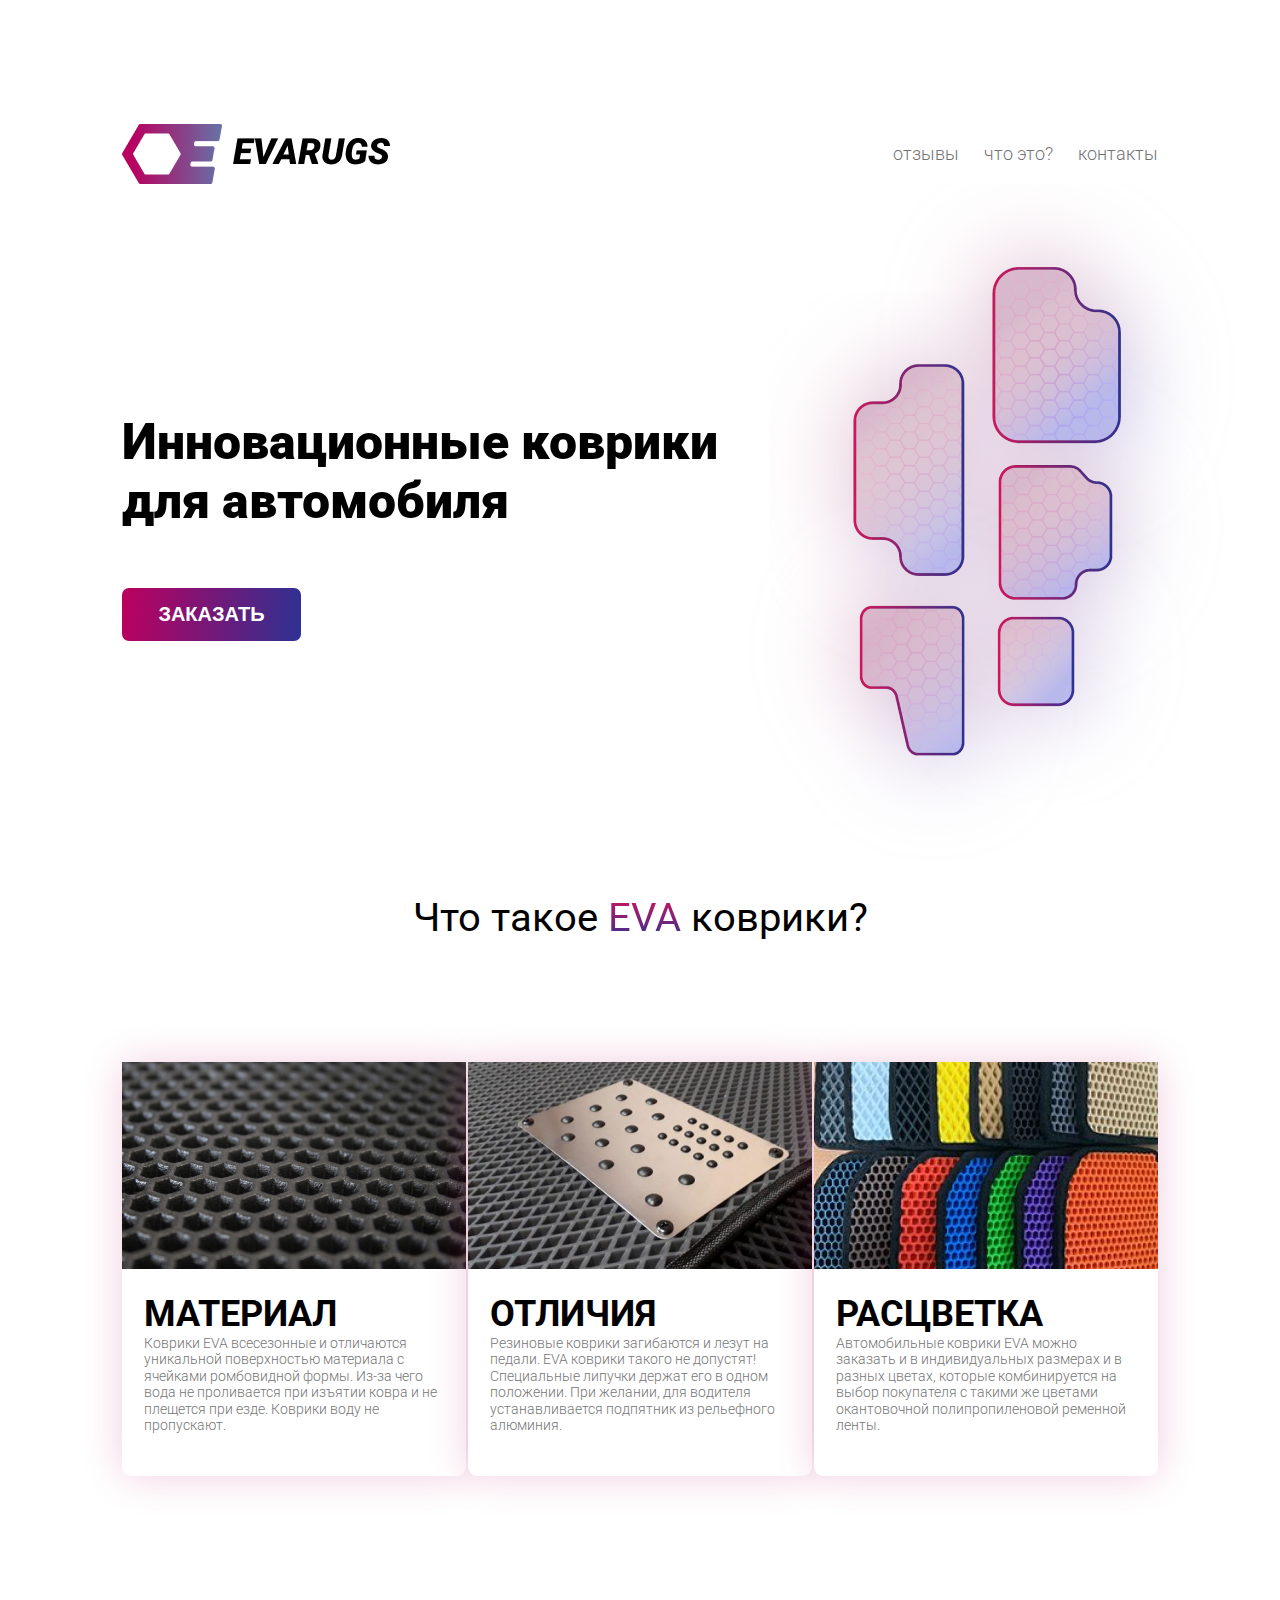
<file: index.html>
<!DOCTYPE html>
<html lang="en">
<head>
    <meta charset="UTF-8">
    <meta name="viewport" content="width=device-width, initial-scale=1.0">
    <title>Lesson 5</title>
    <link rel="stylesheet" href="style.css">
</head>
<body>
    <header class="header">
        <nav class="header-nav">
            <img src="img/Group 2.png" alt="" class="logo">
            <ul class="header-nav_ul">
                <li>отзывы</li>
                <li>что это?</li>
                <li>контакты</li>
            </ul>
        </nav>

        <div class="header-content">
            <div class="textimg">
                <div class="textimg-text">
                    <h1 class="textimg_h1">Инновационные коврики для автомобиля</h1>
                    <a href="Lesson 5 Homework/"><button class="textimg_btn">ЗАКАЗАТЬ</button></a>
                </div>

                <img src="img/img.png" alt="">
            </div>

            <h2 class="header-content_h2">Что такое <span>EVA</span> коврики?</h2>
        </div>
    </header>


    <section class="section">
        <div class="section-div">
            <img src="img/img1.jpg" alt="">
            <div class="section-div-texts">
                <h3 class="section-div-texts_h3">МАТЕРИАЛ</h3>
                <p class="section-div-texts_p">Коврики EVA всесезонные и отличаются уникальной поверхностью материала с ячейками ромбовидной формы. Из-за чего вода не проливается при изъятии ковра и не плещется при езде. Коврики воду не пропускают.</p>
            </div>
        </div>
        <div class="section-div">
            <img src="img/img2.jpg" alt="">
            <div class="section-div-texts">
                <h3 class="section-div-texts_h3">ОТЛИЧИЯ</h3>
                <p class="section-div-texts_p">Резиновые коврики загибаются и лезут на педали. EVA коврики такого не допустят! Специальные липучки держат его в одном положении. При желании, для водителя устанавливается подпятник из рельефного алюминия.</p>
            </div>
        </div>
        <div class="section-div">
            <img src="img/img3.jpg" alt="">
            <div class="section-div-texts">
                <h3 class="section-div-texts_h3">РАСЦВЕТКА</h3>
                <p class="section-div-texts_p">Автомобильные коврики EVA можно заказать и в индивидуальных размерах и в разных цветах, которые комбинируется на выбор покупателя с такими же цветами окантовочной полипропиленовой ременной ленты.</p>
            </div>
        </div>
    </section>
</body>
</html>
</file>
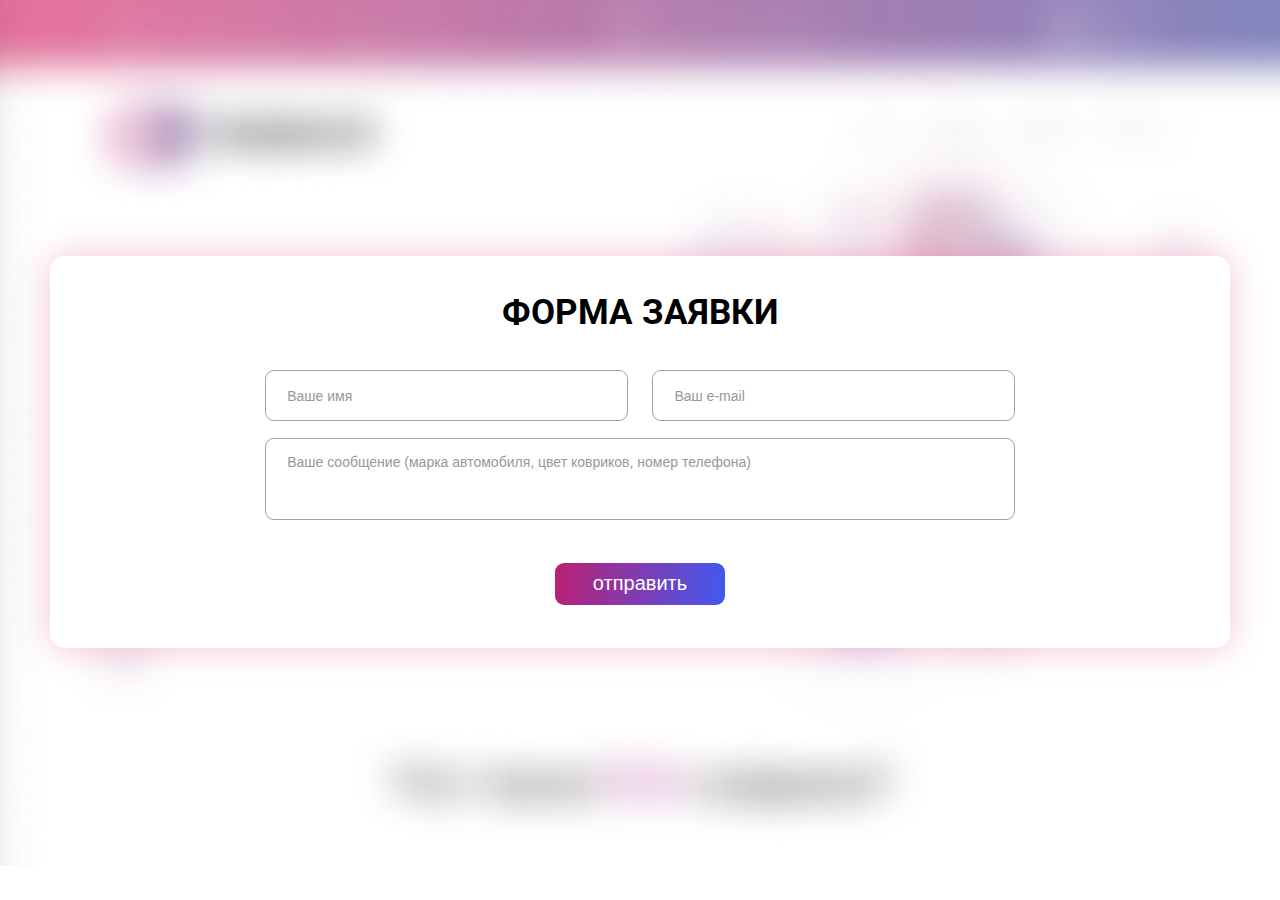
<file: Lesson 5 Homework/index.html>
<!DOCTYPE html>
<html lang="en">
<head>
    <meta charset="UTF-8">
    <meta name="viewport" content="width=device-width, initial-scale=1.0">
    <title>Lesson 5 Homework</title>
    <link rel="stylesheet" href="style.css">
</head>
<body>
    <form action="">
        <h1>ФОРМА ЗАЯВКИ</h1>
        <div class="inputs">
            <div class="inputs2">
                <input type="text" class="firstinput" placeholder="Ваше имя">
                <input type="text" class="secondinput" placeholder="Ваш e-mail">
            </div>
            <input type="text" class="thirdinput" placeholder="Ваше сообщение (марка автомобиля, цвет ковриков, номер телефона)">
        </div>
        <button>отправить</button>
    </form>
</body>
</html>
</file>
<file: style.css>
@import url('https://fonts.googleapis.com/css2?family=DM+Serif+Display:ital@0;1&family=Inter:ital,opsz,wght@0,14..32,100..900;1,14..32,100..900&family=Montserrat:ital,wght@0,100..900;1,100..900&family=Nunito+Sans:ital,opsz,wght@0,6..12,200..1000;1,6..12,200..1000&family=Open+Sans:ital,wght@0,300..800;1,300..800&family=Outfit:wght@100..900&family=Poppins:ital,wght@0,100;0,200;0,300;0,400;0,500;0,600;0,700;0,800;0,900;1,100;1,200;1,300;1,400;1,500;1,600;1,700;1,800;1,900&family=Public+Sans:ital,wght@0,100..900;1,100..900&family=Quantico:ital,wght@0,400;0,700;1,400;1,700&family=Roboto:ital,wght@0,100;0,300;0,400;0,500;0,700;0,900;1,100;1,300;1,400;1,500;1,700;1,900&display=swap');

* {
    margin: 0;
    padding: 0;
    box-sizing: border-box;
    list-style: none;
    text-decoration: none;
}

body {
    background-color: white;
    padding: 124px 122px;
    font-family: "Roboto", sans-serif;
}

.header-nav {
    display: flex;
    align-items: center;
    justify-content: space-between;
}

.header-nav_ul {
    display: flex;
    gap: 25px;
}

.header-nav_ul li {
    font-size: 18px;
    font-weight: 300;
    line-height: 21.09px;
    color: #737373;
}

.header-content_h2 {
    font-size: 40px;
    font-weight: 400;
    line-height: 46.88px;
    text-align: center;
    margin-top: 25px;
}

span {
    background: linear-gradient(#D4145A 2.23%, #2E3192 99.51%);
    -webkit-background-clip: text;
    -webkit-text-fill-color: transparent;
}

.textimg {
    display: flex;
    align-items: center;
    justify-content: space-between;
}

.textimg img {
    width: 533px;
}

.textimg-text {
    display: flex;
    flex-direction: column;
    gap: 58px;
}

.textimg_h1 {
    font-size: 50px;
    font-weight: 900;
    line-height: 58.59px;
    width: 596px;
}

.textimg_btn {
    width: 179px;
    height: 53px;
    background: linear-gradient(95.2deg, #B90160 2.23%, #2E3192 99.51%);
    font-size: 20px;
    font-weight: 900;
    line-height: 23.44px;
    text-align: center;
    color: white;
    border: none;
    border-radius: 7px;
}

.section {
    display: flex;
    justify-content: space-between;
    margin-top: 120px;
}

.section-div {
    width: 344px;
    height: 414px;
    border-radius: 9px;
    background-color: #FFFFFF;
    box-shadow: 0px 0px 40px 0px #B8005F33;
}

.section-div-texts {
    margin: 20px 22px;
    display: flex;
    flex-direction: column;
    justify-content: space-between;
}

.section-div-texts_h3 {
    color: black;
    font-size: 36px;
    font-weight: 700;
    line-height: 42.19px;
}

.section-div-texts_p {
    color: #767676;
    font-size: 14px;
    font-weight: 300;
    line-height: 16.41px;
}

@media (max-width: 768px) {
    body {
        padding: 131px 78px;
    }
    .header-nav_ul {
        display: none;
    }
    .textimg_h1 {
        width: 323px;
        font-size: 40px;
        font-weight: 900;
        line-height: 40px;
    }
    .textimg-text {
        gap: 53px;
    }
    .textimg_btn {
        width: 179px;
        height: 53px;
        font-size: 20px;
        font-weight: 900;
        line-height: 23px;    
    }
    .textimg img {
        width: 368px;
    }
    .header-content_h2 {
        font-size: 40px;
        font-weight: 400;
        line-height: 46.88px;
        text-align: center;
        margin-top: 50px;
    }
    .section {
        flex-direction: column;
        justify-content: center;
        gap: 61px;
    }
    .section-div {
        width: 594px;
        height: 325px;
    }
    .section-div img {
        width: 595px;
        height: 180px;
    }
}

@media (max-width: 576px) {
    body {
        padding: 125px 0;
    }
    .header-nav {
        justify-content: center;
    }
    .logo {
        width: 183px;
    }
    .header-nav_ul {
        display: none;
    }
    .textimg_h1 {
        width: 194px;
        font-size: 25px;
        font-weight: 900;
        line-height: 25px;
        text-align: center;
    }
    .textimg img {
        display: none;
    }
    .textimg {
        justify-content: center;
    }
    .header-content {
        padding-top: 23px;
        margin-top: 15px;
        background-image: url(img/background.png);
        background-repeat: no-repeat;
        background-size: cover;
    }
    .textimg-text {
        align-items: center;
        gap: 42px;
    }
    .textimg_btn {
        width: 93px;
        height: 28px;
        font-size: 10px;
        font-weight: 900;
        line-height: 11.72px;
        text-align: center;
    }
    .header-content_h2 {
        font-size: 20px;
        font-weight: 400;
        line-height: 23.44px;
        text-align: center;
        margin-top: 53px;
    }
    .section {
        align-items: center;
    }
    .section-div {
        width: 264px;
        height: 363px;
    }
    .section-div img {
        width: 265px;
        height: 182px;
    }
    .section-div-texts_p {
        font-size: 10px;
        font-weight: 300;
        line-height: 16.41px;
    }
}
</file>
<file: Lesson 5 Homework/style.css>
@import url('https://fonts.googleapis.com/css2?family=DM+Serif+Display:ital@0;1&family=Inter:ital,opsz,wght@0,14..32,100..900;1,14..32,100..900&family=Montserrat:ital,wght@0,100..900;1,100..900&family=Nunito+Sans:ital,opsz,wght@0,6..12,200..1000;1,6..12,200..1000&family=Open+Sans:ital,wght@0,300..800;1,300..800&family=Outfit:wght@100..900&family=Poppins:ital,wght@0,100;0,200;0,300;0,400;0,500;0,600;0,700;0,800;0,900;1,100;1,200;1,300;1,400;1,500;1,600;1,700;1,800;1,900&family=Public+Sans:ital,wght@0,100..900;1,100..900&family=Quantico:ital,wght@0,400;0,700;1,400;1,700&family=Roboto:ital,wght@0,100;0,300;0,400;0,500;0,700;0,900;1,100;1,300;1,400;1,500;1,700;1,900&display=swap');

* {
    margin: 0;
    padding: 0;
    box-sizing: border-box;
    list-style: none;
    text-decoration: none;
}

body {
    background-image: url(img/Background.png);
    background-size: cover;
    background-repeat: no-repeat;
    font-family: "Roboto", sans-serif;
}

form {
    max-width: 1180px;
    height: 392px;
    background-color: white;
    box-shadow: 0px 0px 35px 0px #D4145A40;
    border-radius: 15px;
    margin-right: auto;
    margin-left: auto;
    margin-top: 20%;
    display: flex;
    flex-direction: column;
    align-items: center;
    justify-content: space-between;
}

h1 {
    margin-top: 43px;
    font-size: 35px;
    font-weight: 700;
    line-height: 28.13px;
    text-align: center;
    color: black;
}

.inputs {
    display: flex;
    flex-direction: column;
    gap: 17.32px;
}

.inputs2 {
    display: flex;
    gap: 24.74px;
}

input {
    padding-left: 21.03px;
    width: 362.49px;
    height: 50.72px;
    border-radius: 9px;
    border: 1px solid #A1A1A1;
    font-size: 14px;
    font-weight: 300;
    line-height: 16.41px;
    color: black;
}

.thirdinput {
    width: 749.73px;
    height: 81.63px;
    padding-bottom: 35px;
}

input::placeholder {
    color: #989898;
}

button {
    width: 169.49px;
    height: 42.06px;
    border: none;
    border-radius: 9px;
    background: linear-gradient(96.12deg, #D4145A -21.03%, #3D5BF5 103.56%);
    font-size: 20px;
    font-weight: 400;
    line-height: 23.44px;
    text-align: center;
    color: white;
    margin-bottom: 43px;
}

@media (max-width: 768px) {
    body {
        background-size: auto;
    }
    form {
        width: 635px;
        height: 401px;
    }
    .inputs2 {
        flex-direction: column;
    }
    input {
        width: 432px;
        height: 41px;
    }
    .thirdinput {
        width: 432px;
        height: 95px;
    }
}

@media (max-width: 509px) {
    body {
        background-size: auto;
    }
    form {
        width: 267px;
        height: 298px;
    }
    .inputs2 {
        flex-direction: column;
    }
    h1 {
        margin-top: 27px;
        font-size: 17px;
        font-weight: 700;
        line-height: 17.58px;
        text-align: center;
    }
    input {
        width: 212px;
        height: 20px;
        text-align: center;
    }
    .thirdinput {
        width: 212px;
        height: 95px;
    }
    button  {
        margin-bottom: 28px;
        width: 58px;
        height: 18px;
        font-size: 9px;
        font-weight: 400;
        line-height: 10.55px;
        text-align: center;
    }
}
</file>
